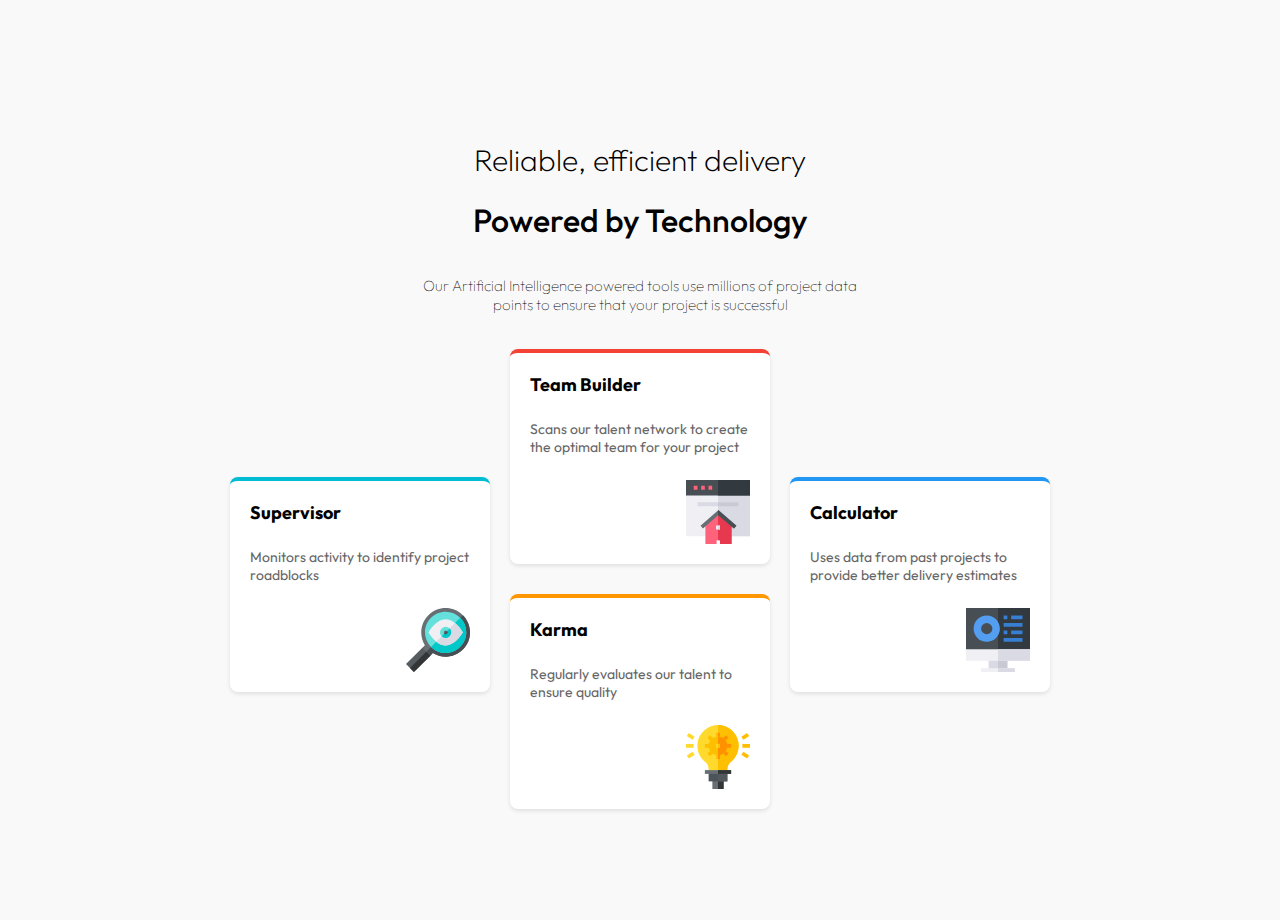
<file: index.html>
<!DOCTYPE html>
<html lang="en">
<head>
  <meta charset="UTF-8">
  <meta name="viewport" content="width=device-width, initial-scale=1.0">
  <title>Four-card-feature-section</title>
  <link rel="stylesheet" href="style.css">

  <!--GOOGLE FONTS-->
  <link rel="preconnect" href="https://fonts.googleapis.com">
<link rel="preconnect" href="https://fonts.gstatic.com" crossorigin>
<link href="https://fonts.googleapis.com/css2?family=Outfit:wght@100..900&family=Poppins:ital,wght@0,100;0,200;0,300;0,400;0,500;0,600;0,700;0,800;0,900;1,100;1,200;1,300;1,400;1,500;1,600;1,700;1,800;1,900&display=swap" rel="stylesheet">
</head>
<body>
  <header class="head-section">
      <h1>Reliable, efficient delivery</h1>
      <h1>Powered by Technology</h1>
      <p>Our Artificial Intelligence powered tools use millions of project data points to ensure that your project is successful</p>
    
  </header>
  <main>
<div class="container">
  
  <div class="cards">
      <div class="card supervisor">
          <h2>Supervisor</h2>
          <p>Monitors activity to identify project roadblocks</p>
          <img src="images/icon-supervisor.svg" alt="Supervisor Icon">
      </div>
      <div class="row">
          <div class="card team-builder">
              <h2>Team Builder</h2>
              <p>Scans our talent network to create the optimal team for your project</p>
              <img src="images/icon-team-builder.svg" alt="Team Builder Icon">
          </div>
          <div class="card karma">
              <h2>Karma</h2>
              <p>Regularly evaluates our talent to ensure quality</p>
              <img src="images/icon-karma.svg" alt="Karma Icon">
          </div>
      </div>
      <div class="card calculator">
          <h2>Calculator</h2>
          <p>Uses data from past projects to provide better delivery estimates</p>
          <img src="images/icon-calculator.svg" alt="Calculator Icon">
      </div>
  </div>
</div>
</main>


</body>
</html>
</file>
<file: style.css>
body {
    font-family: 'Outfit', sans-serif;
    background-color: #f9f9f9;
    margin: 0;
    padding: 10px; /* Add padding to avoid content being cut off */
    display: flex;
    flex-direction: column;
    align-items: center;
    justify-content: center;
    min-height: 100vh;
}

/*HEADER STYLES*/
.head-section {
    text-align: center;
    padding: 20px;
    font-size: 15px;
}

.head-section>p {
    width: 60%;
    display: inline-flex;
    font-weight: 100;
    word-wrap: break-word;
}
.head-section :nth-child(1){    
    font-weight: 200;
    font-family:'Poppins' sans-serif ;

}
.head-section :nth-child(2) {
    font-weight: 500;
    font-size: 2rem;
    font-family:'Poppins' sans-serif ;
}
    /*END*/


.cards {
    display: grid;
    grid-template-columns: 1fr 1fr 1fr;
    align-items: center;
    gap: 20px;
}

.row {
    display: flex;
    justify-content: space-around;
    flex-direction: column;
    gap: 30px;
}

.card {
    background-color: #fff;
    border-radius: 8px;
    box-shadow: 0 2px 4px rgba(0, 0, 0, 0.1);
    padding: 20px;
    max-width: 220px;
    text-align: left;
    transition: transform 0.3s ease, box-shadow 0.3s ease;
    display: flex;
    flex-direction: column;
    justify-content: flex-end;
    align-items: flex-end;
}

.card:hover {
    transform: translateY(-5px);
    box-shadow: 0 4px 8px rgba(0, 0, 0, 0.2);
}

.card h2 {
    font-size: 18px;
    margin: 0 0 10px;
}

.card p {
    font-size: 14px;
    color: #666;
}

.card img {
    margin-top: 10px;
}

.card p, h2 {
    align-self: flex-start;
}

.supervisor {
    border-top: 4px solid #00bcd4;
}

.team-builder {
    border-top: 4px solid #f44336;
}

.karma {
    border-top: 4px solid #ff9800;
    margin-bottom: 10px;
}

.calculator {
    border-top: 4px solid #2196f3;
}

@media screen and (max-width: 480px) {
    .cards {
        display: flex;
        flex-direction: column;
    }
    .row {
        flex-direction: column;
    }
    .card {
        width: 80vw;
    }
    .head-section {
        padding: 10px;
    }
    .head-section h1 {
        font-size: 1.4rem;
    }
    .head-section p:nth-child(3){
        font-size: 15px;
        color: rgb(51, 153, 109);
    }
}
</file>
